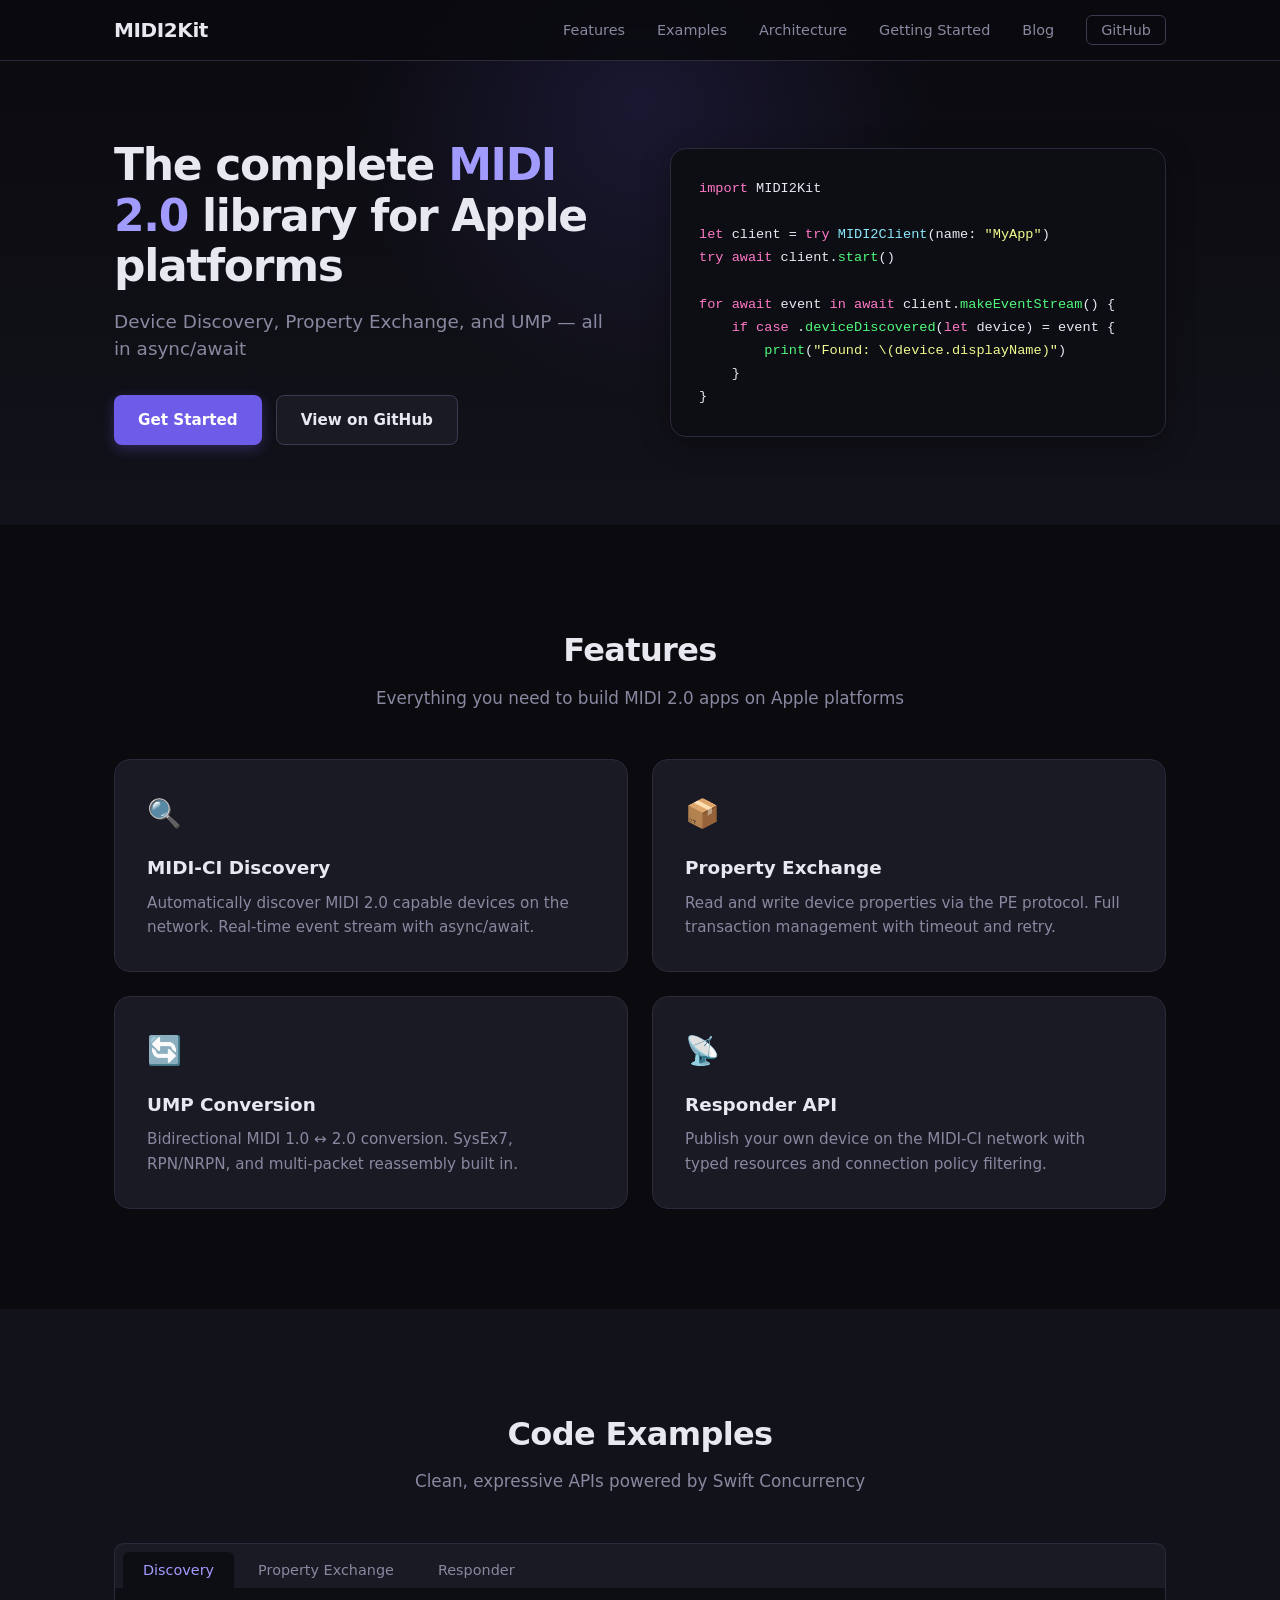
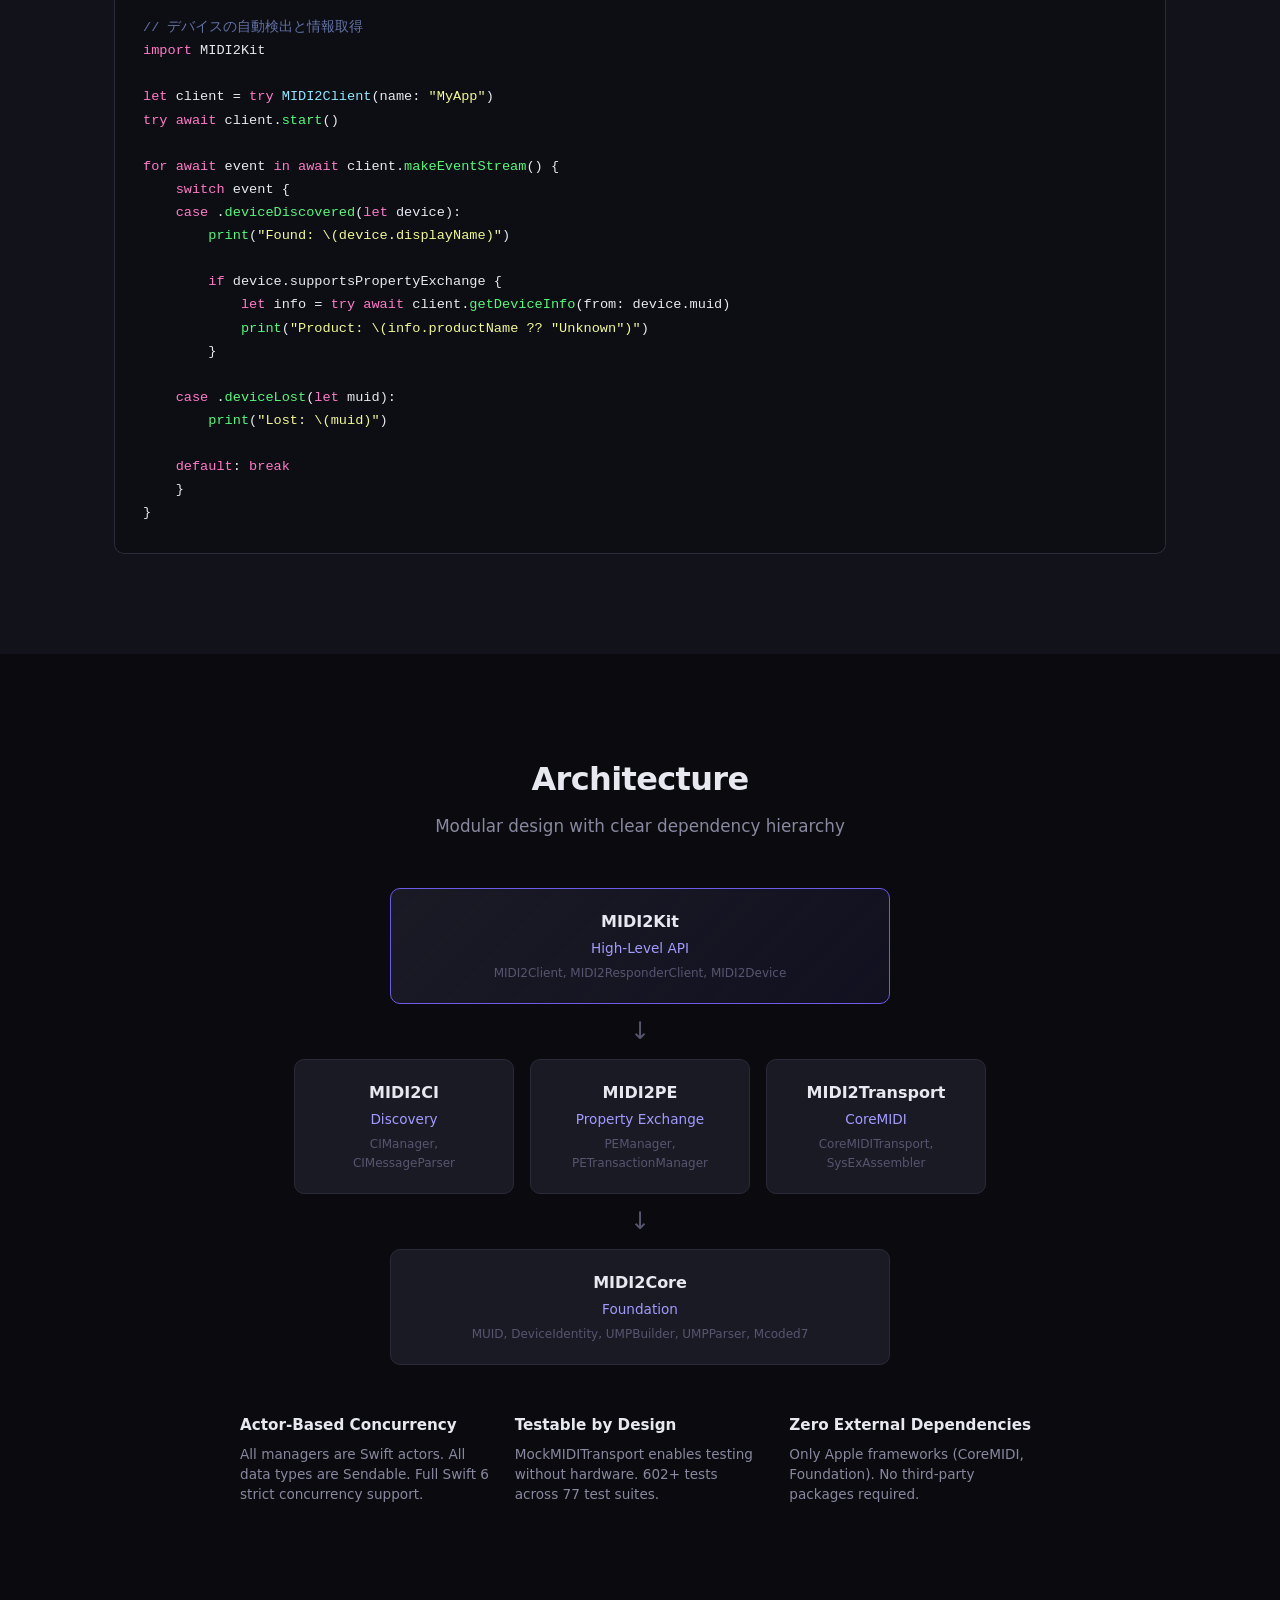
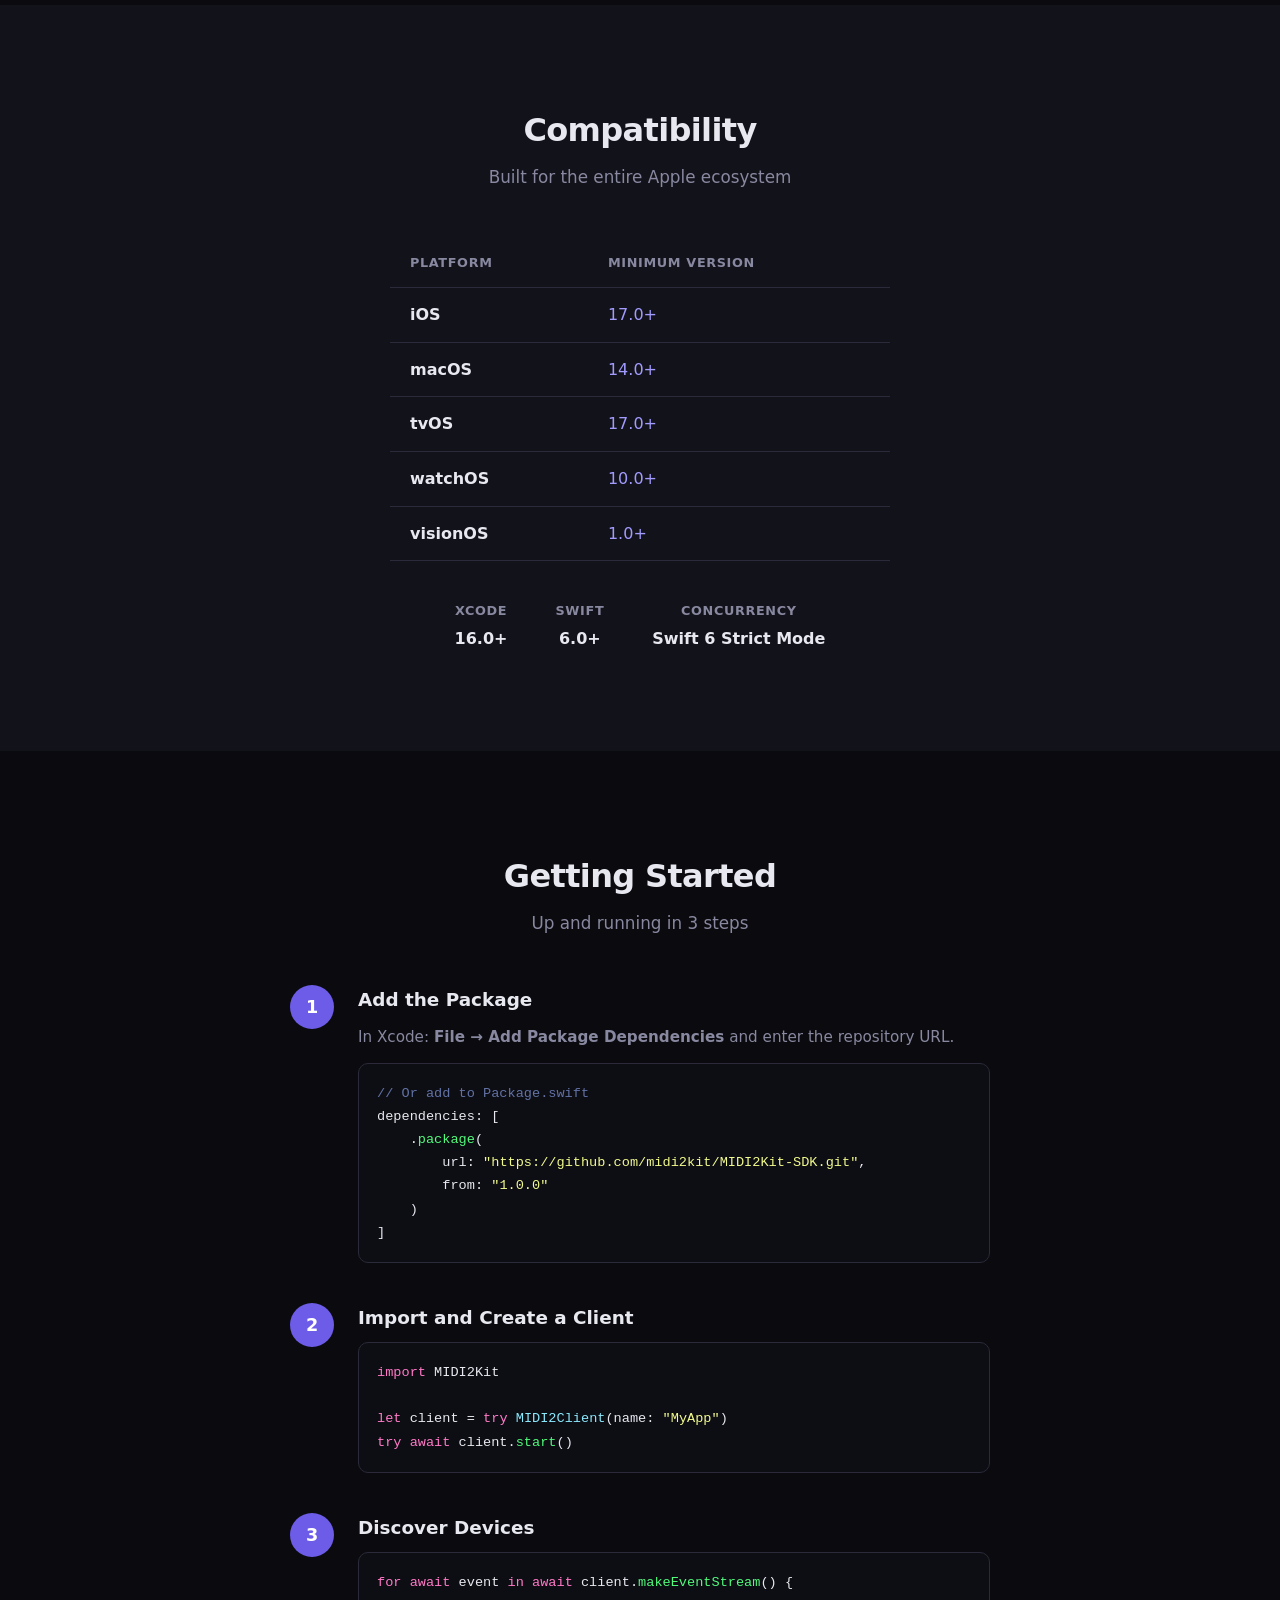
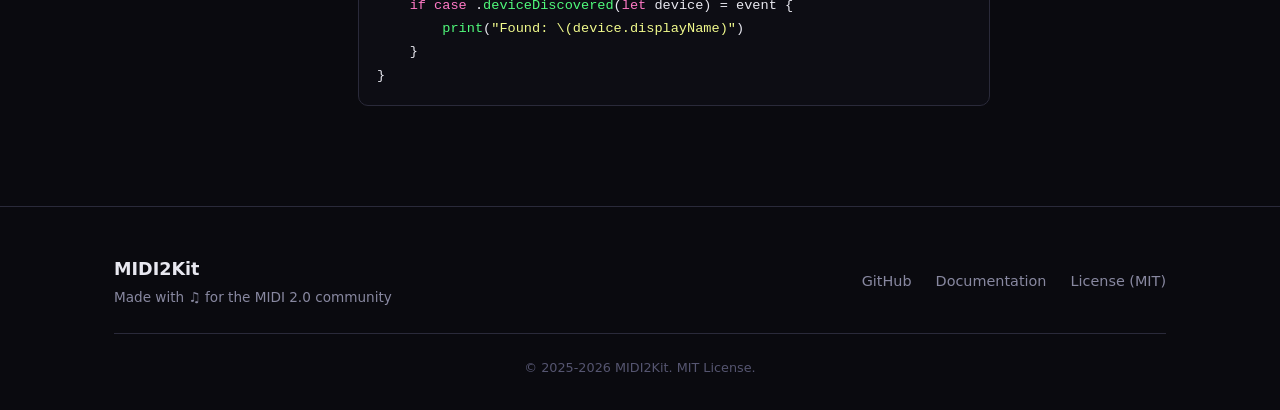
<file: docs/website/index.html>
<!DOCTYPE html>
<html lang="en">
<head>
  <meta charset="UTF-8">
  <meta name="viewport" content="width=device-width, initial-scale=1.0">
  <title>MIDI2Kit - MIDI 2.0 for Swift</title>
  <meta name="description" content="The complete MIDI 2.0 library for Apple platforms. Device Discovery, Property Exchange, UMP conversion, and Responder API — all in async/await.">

  <!-- OGP -->
  <meta property="og:title" content="MIDI2Kit - MIDI 2.0 for Swift">
  <meta property="og:description" content="The complete MIDI 2.0 library for Apple platforms. Device Discovery, Property Exchange, and UMP — all in async/await.">
  <meta property="og:type" content="website">
  <meta property="og:url" content="https://midi2kit.dev">
  <meta property="og:image" content="https://midi2kit.dev/images/og-image.jpg">

  <!-- Twitter Card -->
  <meta name="twitter:card" content="summary_large_image">
  <meta name="twitter:title" content="MIDI2Kit - MIDI 2.0 for Swift">
  <meta name="twitter:description" content="The complete MIDI 2.0 library for Apple platforms.">

  <!-- 構造化データ -->
  <script type="application/ld+json">
  {
    "@context": "https://schema.org",
    "@type": "SoftwareSourceCode",
    "name": "MIDI2Kit",
    "description": "The complete MIDI 2.0 library for Apple platforms",
    "programmingLanguage": "Swift",
    "codeRepository": "https://github.com/midi2kit/MIDI2Kit-SDK",
    "license": "https://opensource.org/licenses/MIT",
    "operatingSystem": ["iOS", "macOS", "tvOS", "watchOS", "visionOS"],
    "applicationCategory": "DeveloperApplication"
  }
  </script>

  <link rel="stylesheet" href="css/style.css">
  <link rel="canonical" href="https://midi2kit.dev">
</head>
<body>

  <!-- ナビゲーション -->
  <header class="header" id="header">
    <nav class="nav">
      <a href="#" class="nav-logo">MIDI2Kit</a>
      <button class="nav-toggle" id="nav-toggle" aria-label="Toggle navigation">
        <span></span><span></span><span></span>
      </button>
      <ul class="nav-links" id="nav-links">
        <li><a href="#features">Features</a></li>
        <li><a href="#examples">Examples</a></li>
        <li><a href="#architecture">Architecture</a></li>
        <li><a href="#getting-started">Getting Started</a></li>
        <li><a href="blog/">Blog</a></li>
        <li><a href="https://github.com/midi2kit/MIDI2Kit-SDK" class="nav-github" target="_blank" rel="noopener">GitHub</a></li>
      </ul>
    </nav>
  </header>

  <!-- Hero セクション -->
  <section class="hero">
    <div class="container">
      <div class="hero-content">
        <div class="hero-text">
          <h1 class="hero-title">The complete <span class="accent">MIDI 2.0</span> library for Apple platforms</h1>
          <p class="hero-subtitle">Device Discovery, Property Exchange, and UMP &mdash; all in async/await</p>
          <div class="hero-actions">
            <a href="#getting-started" class="btn btn-primary">Get Started</a>
            <a href="https://github.com/midi2kit/MIDI2Kit-SDK" class="btn btn-secondary" target="_blank" rel="noopener">View on GitHub</a>
          </div>
        </div>
        <div class="hero-code">
<pre><code><span class="kw">import</span> MIDI2Kit

<span class="kw">let</span> client = <span class="kw">try</span> <span class="type">MIDI2Client</span>(name: <span class="str">"MyApp"</span>)
<span class="kw">try await</span> client.<span class="fn">start</span>()

<span class="kw">for await</span> event <span class="kw">in await</span> client.<span class="fn">makeEventStream</span>() {
    <span class="kw">if case</span> .<span class="fn">deviceDiscovered</span>(<span class="kw">let</span> device) = event {
        <span class="fn">print</span>(<span class="str">"Found: \(device.displayName)"</span>)
    }
}</code></pre>
        </div>
      </div>
    </div>
  </section>

  <!-- Features セクション -->
  <section class="features" id="features">
    <div class="container">
      <h2 class="section-title">Features</h2>
      <p class="section-subtitle">Everything you need to build MIDI 2.0 apps on Apple platforms</p>
      <div class="feature-grid">

        <div class="feature-card">
          <div class="feature-icon">&#x1F50D;</div>
          <h3>MIDI-CI Discovery</h3>
          <p>Automatically discover MIDI 2.0 capable devices on the network. Real-time event stream with async/await.</p>
        </div>

        <div class="feature-card">
          <div class="feature-icon">&#x1F4E6;</div>
          <h3>Property Exchange</h3>
          <p>Read and write device properties via the PE protocol. Full transaction management with timeout and retry.</p>
        </div>

        <div class="feature-card">
          <div class="feature-icon">&#x1F504;</div>
          <h3>UMP Conversion</h3>
          <p>Bidirectional MIDI 1.0 &harr; 2.0 conversion. SysEx7, RPN/NRPN, and multi-packet reassembly built in.</p>
        </div>

        <div class="feature-card">
          <div class="feature-icon">&#x1F4E1;</div>
          <h3>Responder API</h3>
          <p>Publish your own device on the MIDI-CI network with typed resources and connection policy filtering.</p>
        </div>

      </div>
    </div>
  </section>

  <!-- Code Examples セクション -->
  <section class="examples" id="examples">
    <div class="container">
      <h2 class="section-title">Code Examples</h2>
      <p class="section-subtitle">Clean, expressive APIs powered by Swift Concurrency</p>

      <div class="tabs">
        <button class="tab active" data-tab="discovery">Discovery</button>
        <button class="tab" data-tab="property-exchange">Property Exchange</button>
        <button class="tab" data-tab="responder">Responder</button>
      </div>

      <div class="tab-content active" id="tab-discovery">
<pre><code><span class="cm">// デバイスの自動検出と情報取得</span>
<span class="kw">import</span> MIDI2Kit

<span class="kw">let</span> client = <span class="kw">try</span> <span class="type">MIDI2Client</span>(name: <span class="str">"MyApp"</span>)
<span class="kw">try await</span> client.<span class="fn">start</span>()

<span class="kw">for await</span> event <span class="kw">in await</span> client.<span class="fn">makeEventStream</span>() {
    <span class="kw">switch</span> event {
    <span class="kw">case</span> .<span class="fn">deviceDiscovered</span>(<span class="kw">let</span> device):
        <span class="fn">print</span>(<span class="str">"Found: \(device.displayName)"</span>)

        <span class="kw">if</span> device.supportsPropertyExchange {
            <span class="kw">let</span> info = <span class="kw">try await</span> client.<span class="fn">getDeviceInfo</span>(from: device.muid)
            <span class="fn">print</span>(<span class="str">"Product: \(info.productName ?? "Unknown")"</span>)
        }

    <span class="kw">case</span> .<span class="fn">deviceLost</span>(<span class="kw">let</span> muid):
        <span class="fn">print</span>(<span class="str">"Lost: \(muid)"</span>)

    <span class="kw">default</span>: <span class="kw">break</span>
    }
}</code></pre>
      </div>

      <div class="tab-content" id="tab-property-exchange">
<pre><code><span class="cm">// Property Exchange: GET / SET</span>
<span class="kw">import</span> MIDI2Kit

<span class="kw">let</span> client = <span class="kw">try</span> <span class="type">MIDI2Client</span>(name: <span class="str">"MyApp"</span>)
<span class="kw">try await</span> client.<span class="fn">start</span>()

<span class="cm">// デバイスが見つかったら...</span>
<span class="kw">let</span> device: <span class="type">MIDI2Device</span> = <span class="cm">/* discovered device */</span>

<span class="cm">// GET: デバイス情報を取得</span>
<span class="kw">let</span> info = <span class="kw">try await</span> client.<span class="fn">getDeviceInfo</span>(from: device.muid)
<span class="fn">print</span>(<span class="str">"Manufacturer: \(info.manufacturerName ?? "")"</span>)
<span class="fn">print</span>(<span class="str">"Product: \(info.productName ?? "")"</span>)

<span class="cm">// GET: リソース一覧</span>
<span class="kw">let</span> resources = <span class="kw">try await</span> client.<span class="fn">getResourceList</span>(from: device.muid)

<span class="cm">// GET: 任意のリソースを取得</span>
<span class="kw">let</span> response = <span class="kw">try await</span> client.<span class="fn">get</span>(<span class="str">"ChannelList"</span>, from: device.muid)

<span class="cm">// SET: リソースを書き込み</span>
<span class="kw">let</span> data = <span class="str">"{\"value\": 42}"</span>.<span class="fn">data</span>(using: .utf8)!
<span class="kw">try await</span> client.<span class="fn">set</span>(<span class="str">"X-Custom"</span>, data: data, to: device.muid)</code></pre>
      </div>

      <div class="tab-content" id="tab-responder">
<pre><code><span class="cm">// Responder: 自分のデバイスをネットワークに公開</span>
<span class="kw">import</span> MIDI2Kit

<span class="kw">let</span> responder = <span class="kw">try</span> <span class="type">MIDI2ResponderClient</span>(name: <span class="str">"MyResponder"</span>)

<span class="cm">// 型安全なリソースを登録</span>
<span class="kw">await</span> responder.<span class="fn">addResource</span>(<span class="str">"Temperature"</span>) {
    <span class="type">ComputedResource</span>(getTyped: { _ <span class="kw">in</span>
        <span class="type">TemperatureReading</span>(celsius: <span class="fn">getCurrentTemp</span>())
    })
}

<span class="cm">// 接続フィルタリング</span>
<span class="kw">var</span> config = <span class="type">MIDI2ClientConfiguration</span>()
config.connectionPolicy = <span class="type">MIDI2ConnectionPolicy</span>(
    allowedNames: [.<span class="fn">prefix</span>(<span class="str">"iPad"</span>), .<span class="fn">contains</span>(<span class="str">"Pro"</span>)]
)

<span class="cm">// 開始</span>
<span class="kw">try await</span> responder.<span class="fn">start</span>()</code></pre>
      </div>
    </div>
  </section>

  <!-- Architecture セクション -->
  <section class="architecture" id="architecture">
    <div class="container">
      <h2 class="section-title">Architecture</h2>
      <p class="section-subtitle">Modular design with clear dependency hierarchy</p>

      <div class="arch-diagram">
        <div class="arch-row">
          <div class="arch-module arch-top">
            <strong>MIDI2Kit</strong>
            <span>High-Level API</span>
            <small>MIDI2Client, MIDI2ResponderClient, MIDI2Device</small>
          </div>
        </div>
        <div class="arch-arrow">&darr;</div>
        <div class="arch-row arch-middle-row">
          <div class="arch-module arch-mid">
            <strong>MIDI2CI</strong>
            <span>Discovery</span>
            <small>CIManager, CIMessageParser</small>
          </div>
          <div class="arch-module arch-mid">
            <strong>MIDI2PE</strong>
            <span>Property Exchange</span>
            <small>PEManager, PETransactionManager</small>
          </div>
          <div class="arch-module arch-mid">
            <strong>MIDI2Transport</strong>
            <span>CoreMIDI</span>
            <small>CoreMIDITransport, SysExAssembler</small>
          </div>
        </div>
        <div class="arch-arrow">&darr;</div>
        <div class="arch-row">
          <div class="arch-module arch-bottom">
            <strong>MIDI2Core</strong>
            <span>Foundation</span>
            <small>MUID, DeviceIdentity, UMPBuilder, UMPParser, Mcoded7</small>
          </div>
        </div>
      </div>

      <div class="arch-highlights">
        <div class="arch-highlight">
          <h4>Actor-Based Concurrency</h4>
          <p>All managers are Swift actors. All data types are Sendable. Full Swift 6 strict concurrency support.</p>
        </div>
        <div class="arch-highlight">
          <h4>Testable by Design</h4>
          <p>MockMIDITransport enables testing without hardware. 602+ tests across 77 test suites.</p>
        </div>
        <div class="arch-highlight">
          <h4>Zero External Dependencies</h4>
          <p>Only Apple frameworks (CoreMIDI, Foundation). No third-party packages required.</p>
        </div>
      </div>
    </div>
  </section>

  <!-- Compatibility セクション -->
  <section class="compatibility" id="compatibility">
    <div class="container">
      <h2 class="section-title">Compatibility</h2>
      <p class="section-subtitle">Built for the entire Apple ecosystem</p>

      <div class="compat-table-wrapper">
        <table class="compat-table">
          <thead>
            <tr>
              <th>Platform</th>
              <th>Minimum Version</th>
            </tr>
          </thead>
          <tbody>
            <tr><td>iOS</td><td>17.0+</td></tr>
            <tr><td>macOS</td><td>14.0+</td></tr>
            <tr><td>tvOS</td><td>17.0+</td></tr>
            <tr><td>watchOS</td><td>10.0+</td></tr>
            <tr><td>visionOS</td><td>1.0+</td></tr>
          </tbody>
        </table>
      </div>

      <div class="compat-requirements">
        <div class="compat-item">
          <strong>Xcode</strong>
          <span>16.0+</span>
        </div>
        <div class="compat-item">
          <strong>Swift</strong>
          <span>6.0+</span>
        </div>
        <div class="compat-item">
          <strong>Concurrency</strong>
          <span>Swift 6 Strict Mode</span>
        </div>
      </div>
    </div>
  </section>

  <!-- Getting Started セクション -->
  <section class="getting-started" id="getting-started">
    <div class="container">
      <h2 class="section-title">Getting Started</h2>
      <p class="section-subtitle">Up and running in 3 steps</p>

      <div class="steps">

        <div class="step">
          <div class="step-number">1</div>
          <div class="step-content">
            <h3>Add the Package</h3>
            <p>In Xcode: <strong>File &rarr; Add Package Dependencies</strong> and enter the repository URL.</p>
<pre><code><span class="cm">// Or add to Package.swift</span>
dependencies: [
    .<span class="fn">package</span>(
        url: <span class="str">"https://github.com/midi2kit/MIDI2Kit-SDK.git"</span>,
        from: <span class="str">"1.0.0"</span>
    )
]</code></pre>
          </div>
        </div>

        <div class="step">
          <div class="step-number">2</div>
          <div class="step-content">
            <h3>Import and Create a Client</h3>
<pre><code><span class="kw">import</span> MIDI2Kit

<span class="kw">let</span> client = <span class="kw">try</span> <span class="type">MIDI2Client</span>(name: <span class="str">"MyApp"</span>)
<span class="kw">try await</span> client.<span class="fn">start</span>()</code></pre>
          </div>
        </div>

        <div class="step">
          <div class="step-number">3</div>
          <div class="step-content">
            <h3>Discover Devices</h3>
<pre><code><span class="kw">for await</span> event <span class="kw">in await</span> client.<span class="fn">makeEventStream</span>() {
    <span class="kw">if case</span> .<span class="fn">deviceDiscovered</span>(<span class="kw">let</span> device) = event {
        <span class="fn">print</span>(<span class="str">"Found: \(device.displayName)"</span>)
    }
}</code></pre>
          </div>
        </div>

      </div>
    </div>
  </section>

  <!-- Footer -->
  <footer class="footer">
    <div class="container">
      <div class="footer-content">
        <div class="footer-brand">
          <span class="footer-logo">MIDI2Kit</span>
          <p>Made with &#9835; for the MIDI 2.0 community</p>
        </div>
        <div class="footer-links">
          <a href="https://github.com/midi2kit/MIDI2Kit-SDK" target="_blank" rel="noopener">GitHub</a>
          <a href="https://github.com/midi2kit/MIDI2Kit-SDK/blob/main/API.md" target="_blank" rel="noopener">Documentation</a>
          <a href="https://github.com/midi2kit/MIDI2Kit-SDK/blob/main/LICENSE" target="_blank" rel="noopener">License (MIT)</a>
        </div>
      </div>
      <div class="footer-bottom">
        <p>&copy; 2025-2026 MIDI2Kit. MIT License.</p>
      </div>
    </div>
  </footer>

  <script src="js/main.js"></script>
</body>
</html>
</file>
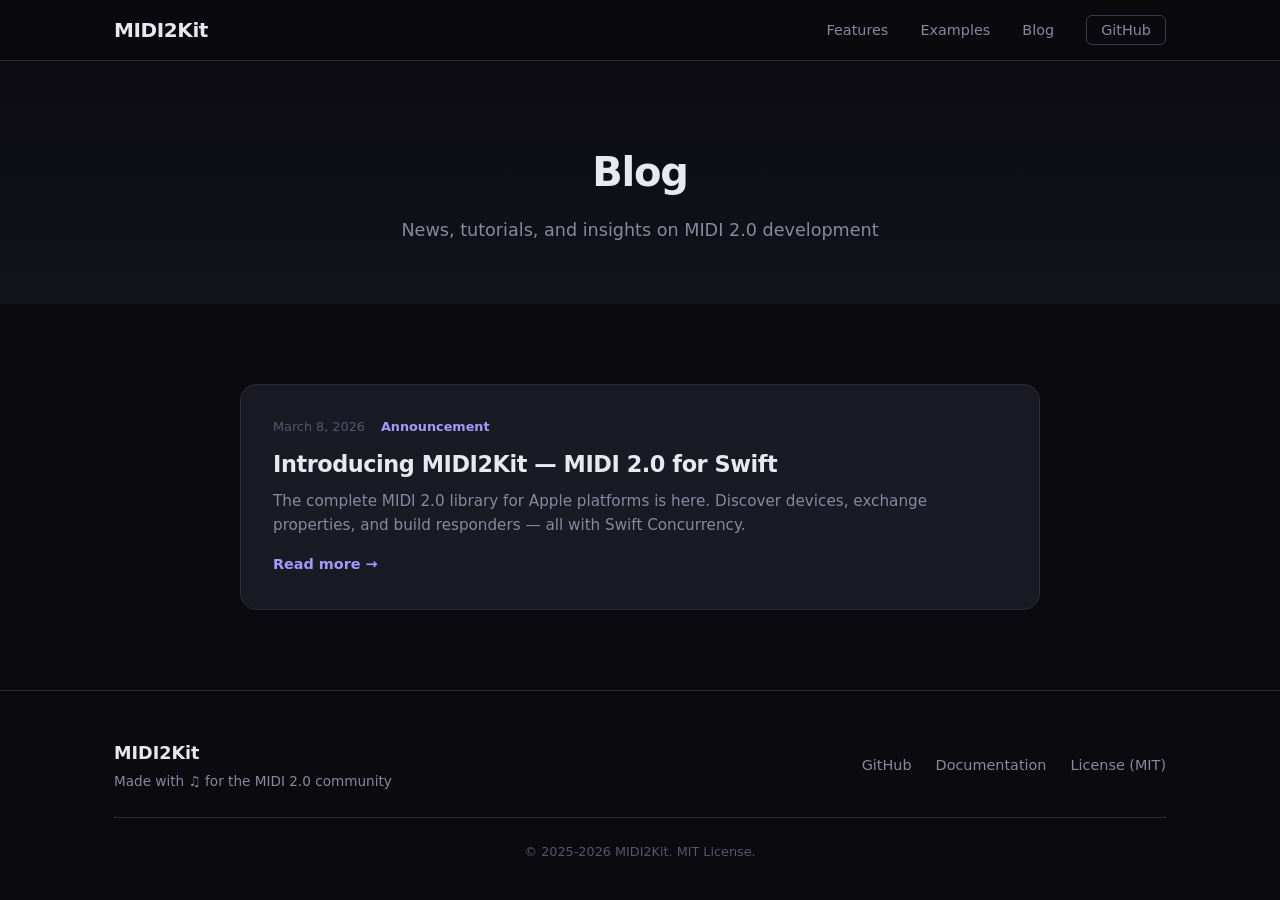
<file: docs/website/blog/index.html>
<!DOCTYPE html>
<html lang="en">
<head>
  <meta charset="UTF-8">
  <meta name="viewport" content="width=device-width, initial-scale=1.0">
  <title>Blog - MIDI2Kit</title>
  <meta name="description" content="MIDI2Kit blog — news, tutorials, and insights on MIDI 2.0 development for Apple platforms.">

  <!-- OGP -->
  <meta property="og:title" content="Blog - MIDI2Kit">
  <meta property="og:description" content="News, tutorials, and insights on MIDI 2.0 development for Apple platforms.">
  <meta property="og:type" content="website">
  <meta property="og:url" content="https://midi2kit.dev/blog/">

  <link rel="stylesheet" href="../css/style.css">
  <link rel="stylesheet" href="../css/blog.css">
  <link rel="canonical" href="https://midi2kit.dev/blog/">
</head>
<body>

  <!-- ナビゲーション -->
  <header class="header" id="header">
    <nav class="nav">
      <a href="../" class="nav-logo">MIDI2Kit</a>
      <button class="nav-toggle" id="nav-toggle" aria-label="Toggle navigation">
        <span></span><span></span><span></span>
      </button>
      <ul class="nav-links" id="nav-links">
        <li><a href="../#features">Features</a></li>
        <li><a href="../#examples">Examples</a></li>
        <li><a href="./">Blog</a></li>
        <li><a href="https://github.com/midi2kit/MIDI2Kit-SDK" class="nav-github" target="_blank" rel="noopener">GitHub</a></li>
      </ul>
    </nav>
  </header>

  <!-- ブログ Hero -->
  <section class="blog-hero">
    <div class="container">
      <h1>Blog</h1>
      <p>News, tutorials, and insights on MIDI 2.0 development</p>
    </div>
  </section>

  <!-- 記事一覧 -->
  <section class="blog-list">
    <div class="container">
      <div class="post-cards">

        <a href="2026-03-08-introducing-midi2kit.html" class="post-card">
          <div class="post-card-meta">
            <span>March 8, 2026</span>
            <span class="post-card-tag">Announcement</span>
          </div>
          <h2>Introducing MIDI2Kit &mdash; MIDI 2.0 for Swift</h2>
          <p>The complete MIDI 2.0 library for Apple platforms is here. Discover devices, exchange properties, and build responders &mdash; all with Swift Concurrency.</p>
          <span class="post-card-read">Read more &rarr;</span>
        </a>

      </div>
    </div>
  </section>

  <!-- Footer -->
  <footer class="footer">
    <div class="container">
      <div class="footer-content">
        <div class="footer-brand">
          <span class="footer-logo">MIDI2Kit</span>
          <p>Made with &#9835; for the MIDI 2.0 community</p>
        </div>
        <div class="footer-links">
          <a href="https://github.com/midi2kit/MIDI2Kit-SDK" target="_blank" rel="noopener">GitHub</a>
          <a href="https://github.com/midi2kit/MIDI2Kit-SDK/blob/main/API.md" target="_blank" rel="noopener">Documentation</a>
          <a href="https://github.com/midi2kit/MIDI2Kit-SDK/blob/main/LICENSE" target="_blank" rel="noopener">License (MIT)</a>
        </div>
      </div>
      <div class="footer-bottom">
        <p>&copy; 2025-2026 MIDI2Kit. MIT License.</p>
      </div>
    </div>
  </footer>

  <script src="../js/main.js"></script>
</body>
</html>
</file>
<file: docs/website/css/style.css>
/* ==========================================================================
   MIDI2Kit Landing Page - ダークテーマ
   ========================================================================== */

/* カスタムプロパティ */
:root {
  --color-bg: #0a0a0f;
  --color-bg-elevated: #12121a;
  --color-bg-card: #1a1a25;
  --color-bg-code: #0d0d14;
  --color-text: #e8e8f0;
  --color-text-muted: #8888a0;
  --color-text-dim: #555570;
  --color-accent: #6C5CE7;
  --color-accent-light: #a29bfe;
  --color-accent-glow: rgba(108, 92, 231, 0.15);
  --color-border: #2a2a3a;
  --color-border-light: #3a3a50;
  --font-sans: system-ui, -apple-system, BlinkMacSystemFont, 'Segoe UI', Roboto, sans-serif;
  --font-mono: 'SF Mono', ui-monospace, 'Cascadia Code', 'Fira Code', Menlo, monospace;
  --container-max: 1100px;
  --radius: 10px;
  --radius-lg: 16px;
}

/* リセット */
*, *::before, *::after {
  box-sizing: border-box;
  margin: 0;
  padding: 0;
}

html {
  scroll-behavior: smooth;
  -webkit-text-size-adjust: 100%;
}

body {
  font-family: var(--font-sans);
  background: var(--color-bg);
  color: var(--color-text);
  line-height: 1.6;
  -webkit-font-smoothing: antialiased;
}

/* コンテナ */
.container {
  max-width: var(--container-max);
  margin: 0 auto;
  padding: 0 24px;
}

/* ==========================================================================
   ヘッダー / ナビゲーション
   ========================================================================== */

.header {
  position: fixed;
  top: 0;
  left: 0;
  right: 0;
  z-index: 100;
  background: rgba(10, 10, 15, 0.85);
  backdrop-filter: blur(12px);
  -webkit-backdrop-filter: blur(12px);
  border-bottom: 1px solid var(--color-border);
}

.nav {
  max-width: var(--container-max);
  margin: 0 auto;
  padding: 0 24px;
  display: flex;
  align-items: center;
  justify-content: space-between;
  height: 60px;
}

.nav-logo {
  font-size: 1.25rem;
  font-weight: 700;
  color: var(--color-text);
  text-decoration: none;
  letter-spacing: -0.02em;
}

.nav-links {
  display: flex;
  list-style: none;
  gap: 32px;
  align-items: center;
}

.nav-links a {
  color: var(--color-text-muted);
  text-decoration: none;
  font-size: 0.9rem;
  font-weight: 500;
  transition: color 0.2s;
}

.nav-links a:hover {
  color: var(--color-text);
}

.nav-github {
  padding: 6px 14px;
  border: 1px solid var(--color-border-light);
  border-radius: 6px;
  transition: border-color 0.2s, color 0.2s;
}

.nav-github:hover {
  border-color: var(--color-accent);
  color: var(--color-accent-light) !important;
}

/* モバイルトグル */
.nav-toggle {
  display: none;
  flex-direction: column;
  gap: 5px;
  background: none;
  border: none;
  cursor: pointer;
  padding: 4px;
}

.nav-toggle span {
  display: block;
  width: 22px;
  height: 2px;
  background: var(--color-text-muted);
  border-radius: 1px;
  transition: transform 0.2s, opacity 0.2s;
}

/* ==========================================================================
   Hero セクション
   ========================================================================== */

.hero {
  padding: 140px 0 80px;
  background: linear-gradient(180deg, var(--color-bg) 0%, var(--color-bg-elevated) 100%);
  position: relative;
  overflow: hidden;
}

/* 背景のグロー効果 */
.hero::before {
  content: '';
  position: absolute;
  top: -200px;
  left: 50%;
  transform: translateX(-50%);
  width: 600px;
  height: 600px;
  background: radial-gradient(circle, var(--color-accent-glow) 0%, transparent 70%);
  pointer-events: none;
}

.hero-content {
  display: grid;
  grid-template-columns: 1fr 1fr;
  gap: 60px;
  align-items: center;
  position: relative;
}

.hero-title {
  font-size: 2.75rem;
  font-weight: 800;
  line-height: 1.15;
  letter-spacing: -0.03em;
  margin-bottom: 16px;
}

.accent {
  color: var(--color-accent-light);
}

.hero-subtitle {
  font-size: 1.15rem;
  color: var(--color-text-muted);
  margin-bottom: 32px;
  line-height: 1.5;
}

.hero-actions {
  display: flex;
  gap: 14px;
}

/* ボタン */
.btn {
  display: inline-flex;
  align-items: center;
  padding: 12px 24px;
  border-radius: 8px;
  font-size: 0.95rem;
  font-weight: 600;
  text-decoration: none;
  transition: transform 0.15s, box-shadow 0.2s, background 0.2s;
}

.btn:hover {
  transform: translateY(-1px);
}

.btn-primary {
  background: var(--color-accent);
  color: #fff;
  box-shadow: 0 4px 14px rgba(108, 92, 231, 0.3);
}

.btn-primary:hover {
  background: #7d6ff0;
  box-shadow: 0 6px 20px rgba(108, 92, 231, 0.4);
}

.btn-secondary {
  background: var(--color-bg-card);
  color: var(--color-text);
  border: 1px solid var(--color-border-light);
}

.btn-secondary:hover {
  border-color: var(--color-accent);
}

/* Hero コードブロック */
.hero-code {
  background: var(--color-bg-code);
  border: 1px solid var(--color-border);
  border-radius: var(--radius-lg);
  padding: 28px;
  overflow-x: auto;
  box-shadow: 0 8px 30px rgba(0, 0, 0, 0.3);
}

.hero-code pre {
  margin: 0;
}

/* ==========================================================================
   共通コードブロック スタイル
   ========================================================================== */

pre {
  margin: 0;
  overflow-x: auto;
}

code {
  font-family: var(--font-mono);
  font-size: 0.85rem;
  line-height: 1.7;
  color: var(--color-text);
}

/* シンタックスハイライト */
.kw  { color: #ff79c6; }  /* キーワード */
.type { color: #8be9fd; } /* 型 */
.fn  { color: #50fa7b; }  /* 関数 */
.str { color: #f1fa8c; }  /* 文字列 */
.cm  { color: #6272a4; }  /* コメント */

/* ==========================================================================
   セクション共通
   ========================================================================== */

.section-title {
  font-size: 2rem;
  font-weight: 700;
  text-align: center;
  letter-spacing: -0.02em;
  margin-bottom: 8px;
}

.section-subtitle {
  text-align: center;
  color: var(--color-text-muted);
  font-size: 1.05rem;
  margin-bottom: 48px;
}

/* ==========================================================================
   Features セクション
   ========================================================================== */

.features {
  padding: 100px 0;
  background: var(--color-bg);
}

.feature-grid {
  display: grid;
  grid-template-columns: repeat(2, 1fr);
  gap: 24px;
}

.feature-card {
  background: var(--color-bg-card);
  border: 1px solid var(--color-border);
  border-radius: var(--radius-lg);
  padding: 32px;
  transition: border-color 0.2s, box-shadow 0.2s;
}

.feature-card:hover {
  border-color: var(--color-accent);
  box-shadow: 0 0 24px var(--color-accent-glow);
}

.feature-icon {
  font-size: 1.75rem;
  margin-bottom: 16px;
}

.feature-card h3 {
  font-size: 1.15rem;
  font-weight: 600;
  margin-bottom: 8px;
}

.feature-card p {
  color: var(--color-text-muted);
  font-size: 0.95rem;
  line-height: 1.6;
}

/* ==========================================================================
   Code Examples セクション
   ========================================================================== */

.examples {
  padding: 100px 0;
  background: var(--color-bg-elevated);
}

/* タブ */
.tabs {
  display: flex;
  gap: 4px;
  margin-bottom: 0;
  background: var(--color-bg-card);
  border: 1px solid var(--color-border);
  border-bottom: none;
  border-radius: var(--radius) var(--radius) 0 0;
  padding: 8px 8px 0;
}

.tab {
  padding: 10px 20px;
  background: none;
  border: none;
  color: var(--color-text-muted);
  font-family: var(--font-sans);
  font-size: 0.9rem;
  font-weight: 500;
  cursor: pointer;
  border-radius: 6px 6px 0 0;
  transition: color 0.2s, background 0.2s;
}

.tab:hover {
  color: var(--color-text);
}

.tab.active {
  color: var(--color-accent-light);
  background: var(--color-bg-code);
}

.tab-content {
  display: none;
  background: var(--color-bg-code);
  border: 1px solid var(--color-border);
  border-top: none;
  border-radius: 0 0 var(--radius) var(--radius);
  padding: 28px;
  overflow-x: auto;
}

.tab-content.active {
  display: block;
}

/* ==========================================================================
   Architecture セクション
   ========================================================================== */

.architecture {
  padding: 100px 0;
  background: var(--color-bg);
}

.arch-diagram {
  max-width: 700px;
  margin: 0 auto 48px;
  text-align: center;
}

.arch-row {
  display: flex;
  justify-content: center;
  gap: 16px;
}

.arch-middle-row {
  flex-wrap: wrap;
}

.arch-arrow {
  text-align: center;
  font-size: 1.5rem;
  color: var(--color-text-dim);
  padding: 8px 0;
}

.arch-module {
  background: var(--color-bg-card);
  border: 1px solid var(--color-border);
  border-radius: var(--radius);
  padding: 20px 24px;
  text-align: center;
  transition: border-color 0.2s;
}

.arch-module:hover {
  border-color: var(--color-accent);
}

.arch-module strong {
  display: block;
  font-size: 1rem;
  margin-bottom: 4px;
}

.arch-module span {
  display: block;
  font-size: 0.85rem;
  color: var(--color-accent-light);
  margin-bottom: 4px;
}

.arch-module small {
  display: block;
  font-size: 0.75rem;
  color: var(--color-text-dim);
}

.arch-top {
  width: 100%;
  max-width: 500px;
  border-color: var(--color-accent);
  background: linear-gradient(135deg, var(--color-bg-card) 0%, rgba(108, 92, 231, 0.08) 100%);
}

.arch-mid {
  flex: 1;
  min-width: 180px;
  max-width: 220px;
}

.arch-bottom {
  width: 100%;
  max-width: 500px;
}

/* Architecture ハイライト */
.arch-highlights {
  display: grid;
  grid-template-columns: repeat(3, 1fr);
  gap: 24px;
  max-width: 800px;
  margin: 0 auto;
}

.arch-highlight h4 {
  font-size: 0.95rem;
  font-weight: 600;
  margin-bottom: 6px;
}

.arch-highlight p {
  font-size: 0.85rem;
  color: var(--color-text-muted);
  line-height: 1.5;
}

/* ==========================================================================
   Compatibility セクション
   ========================================================================== */

.compatibility {
  padding: 100px 0;
  background: var(--color-bg-elevated);
}

.compat-table-wrapper {
  max-width: 500px;
  margin: 0 auto 40px;
}

.compat-table {
  width: 100%;
  border-collapse: collapse;
}

.compat-table th,
.compat-table td {
  padding: 14px 20px;
  text-align: left;
  border-bottom: 1px solid var(--color-border);
}

.compat-table th {
  font-size: 0.8rem;
  text-transform: uppercase;
  letter-spacing: 0.05em;
  color: var(--color-text-muted);
  font-weight: 600;
}

.compat-table td:first-child {
  font-weight: 600;
}

.compat-table td:last-child {
  color: var(--color-accent-light);
}

.compat-requirements {
  display: flex;
  justify-content: center;
  gap: 48px;
}

.compat-item {
  text-align: center;
}

.compat-item strong {
  display: block;
  font-size: 0.8rem;
  text-transform: uppercase;
  letter-spacing: 0.05em;
  color: var(--color-text-muted);
  margin-bottom: 4px;
}

.compat-item span {
  font-weight: 600;
  color: var(--color-text);
}

/* ==========================================================================
   Getting Started セクション
   ========================================================================== */

.getting-started {
  padding: 100px 0;
  background: var(--color-bg);
}

.steps {
  max-width: 700px;
  margin: 0 auto;
  display: flex;
  flex-direction: column;
  gap: 40px;
}

.step {
  display: flex;
  gap: 24px;
}

.step-number {
  flex-shrink: 0;
  width: 44px;
  height: 44px;
  background: var(--color-accent);
  color: #fff;
  font-size: 1.1rem;
  font-weight: 700;
  border-radius: 50%;
  display: flex;
  align-items: center;
  justify-content: center;
}

.step-content {
  flex: 1;
  min-width: 0;
}

.step-content h3 {
  font-size: 1.15rem;
  font-weight: 600;
  margin-bottom: 10px;
}

.step-content p {
  color: var(--color-text-muted);
  font-size: 0.95rem;
  margin-bottom: 14px;
}

.step-content pre {
  background: var(--color-bg-code);
  border: 1px solid var(--color-border);
  border-radius: var(--radius);
  padding: 18px;
  overflow-x: auto;
}

/* ==========================================================================
   Footer
   ========================================================================== */

.footer {
  padding: 48px 0 32px;
  border-top: 1px solid var(--color-border);
  background: var(--color-bg);
}

.footer-content {
  display: flex;
  justify-content: space-between;
  align-items: center;
  margin-bottom: 24px;
}

.footer-logo {
  font-size: 1.1rem;
  font-weight: 700;
}

.footer-brand p {
  color: var(--color-text-muted);
  font-size: 0.85rem;
  margin-top: 4px;
}

.footer-links {
  display: flex;
  gap: 24px;
}

.footer-links a {
  color: var(--color-text-muted);
  text-decoration: none;
  font-size: 0.9rem;
  transition: color 0.2s;
}

.footer-links a:hover {
  color: var(--color-text);
}

.footer-bottom {
  text-align: center;
  padding-top: 24px;
  border-top: 1px solid var(--color-border);
}

.footer-bottom p {
  color: var(--color-text-dim);
  font-size: 0.8rem;
}

/* ==========================================================================
   レスポンシブ
   ========================================================================== */

@media (max-width: 768px) {
  .nav-toggle {
    display: flex;
  }

  .nav-links {
    display: none;
    position: absolute;
    top: 60px;
    left: 0;
    right: 0;
    background: rgba(10, 10, 15, 0.95);
    backdrop-filter: blur(12px);
    flex-direction: column;
    gap: 0;
    padding: 16px 0;
    border-bottom: 1px solid var(--color-border);
  }

  .nav-links.open {
    display: flex;
  }

  .nav-links li {
    padding: 0;
  }

  .nav-links a {
    display: block;
    padding: 12px 24px;
  }

  .nav-github {
    margin: 8px 24px;
    text-align: center;
  }

  .hero {
    padding: 120px 0 60px;
  }

  .hero-content {
    grid-template-columns: 1fr;
    gap: 40px;
  }

  .hero-title {
    font-size: 2rem;
  }

  .feature-grid {
    grid-template-columns: 1fr;
  }

  .arch-middle-row {
    flex-direction: column;
    align-items: center;
  }

  .arch-mid {
    max-width: 100%;
    width: 100%;
  }

  .arch-highlights {
    grid-template-columns: 1fr;
    text-align: center;
  }

  .compat-requirements {
    flex-direction: column;
    gap: 20px;
  }

  .footer-content {
    flex-direction: column;
    gap: 20px;
    text-align: center;
  }

  .tabs {
    overflow-x: auto;
    -webkit-overflow-scrolling: touch;
  }
}

@media (max-width: 480px) {
  .hero-title {
    font-size: 1.65rem;
  }

  .hero-actions {
    flex-direction: column;
  }

  .btn {
    justify-content: center;
  }

  code {
    font-size: 0.78rem;
  }
}
</file>
<file: docs/website/css/blog.css>
/* ==========================================================================
   MIDI2Kit Blog Styles
   ========================================================================== */

/* ブログ一覧ページ */
.blog-hero {
  padding: 140px 0 60px;
  background: linear-gradient(180deg, var(--color-bg) 0%, var(--color-bg-elevated) 100%);
  text-align: center;
}

.blog-hero h1 {
  font-size: 2.5rem;
  font-weight: 800;
  letter-spacing: -0.03em;
  margin-bottom: 12px;
}

.blog-hero p {
  color: var(--color-text-muted);
  font-size: 1.1rem;
}

/* 記事カード一覧 */
.blog-list {
  padding: 80px 0;
  background: var(--color-bg);
}

.post-cards {
  display: flex;
  flex-direction: column;
  gap: 24px;
  max-width: 800px;
  margin: 0 auto;
}

.post-card {
  background: var(--color-bg-card);
  border: 1px solid var(--color-border);
  border-radius: var(--radius-lg);
  padding: 32px;
  text-decoration: none;
  color: inherit;
  display: block;
  transition: border-color 0.2s, box-shadow 0.2s;
}

.post-card:hover {
  border-color: var(--color-accent);
  box-shadow: 0 0 24px var(--color-accent-glow);
}

.post-card-meta {
  display: flex;
  gap: 16px;
  font-size: 0.8rem;
  color: var(--color-text-dim);
  margin-bottom: 12px;
}

.post-card-tag {
  color: var(--color-accent-light);
  font-weight: 600;
}

.post-card h2 {
  font-size: 1.4rem;
  font-weight: 700;
  letter-spacing: -0.02em;
  margin-bottom: 10px;
  line-height: 1.3;
}

.post-card p {
  color: var(--color-text-muted);
  font-size: 0.95rem;
  line-height: 1.6;
}

.post-card-read {
  display: inline-block;
  margin-top: 16px;
  color: var(--color-accent-light);
  font-size: 0.9rem;
  font-weight: 600;
}

/* ==========================================================================
   ブログ記事ページ
   ========================================================================== */

.post-header {
  padding: 140px 0 40px;
  background: linear-gradient(180deg, var(--color-bg) 0%, var(--color-bg-elevated) 100%);
  position: relative;
  overflow: hidden;
}

.post-header::before {
  content: '';
  position: absolute;
  top: -200px;
  left: 50%;
  transform: translateX(-50%);
  width: 600px;
  height: 600px;
  background: radial-gradient(circle, var(--color-accent-glow) 0%, transparent 70%);
  pointer-events: none;
}

.post-header .container {
  position: relative;
  max-width: 800px;
}

.post-meta {
  display: flex;
  gap: 16px;
  font-size: 0.85rem;
  color: var(--color-text-dim);
  margin-bottom: 16px;
}

.post-tag {
  color: var(--color-accent-light);
  font-weight: 600;
}

.post-header h1 {
  font-size: 2.25rem;
  font-weight: 800;
  line-height: 1.2;
  letter-spacing: -0.03em;
  margin-bottom: 16px;
}

.post-subtitle {
  font-size: 1.1rem;
  color: var(--color-text-muted);
  line-height: 1.5;
}

/* 記事本文 */
.post-body {
  padding: 60px 0 100px;
  background: var(--color-bg);
}

.post-body .container {
  max-width: 800px;
}

.post-content h2 {
  font-size: 1.6rem;
  font-weight: 700;
  letter-spacing: -0.02em;
  margin-top: 56px;
  margin-bottom: 16px;
  padding-bottom: 8px;
  border-bottom: 1px solid var(--color-border);
}

.post-content h3 {
  font-size: 1.2rem;
  font-weight: 600;
  margin-top: 40px;
  margin-bottom: 12px;
}

.post-content p {
  font-size: 1rem;
  line-height: 1.8;
  color: var(--color-text);
  margin-bottom: 20px;
}

.post-content ul,
.post-content ol {
  margin-bottom: 20px;
  padding-left: 24px;
}

.post-content li {
  font-size: 1rem;
  line-height: 1.8;
  color: var(--color-text);
  margin-bottom: 6px;
}

.post-content strong {
  color: var(--color-text);
  font-weight: 600;
}

.post-content a {
  color: var(--color-accent-light);
  text-decoration: none;
  border-bottom: 1px solid transparent;
  transition: border-color 0.2s;
}

.post-content a:hover {
  border-bottom-color: var(--color-accent-light);
}

/* 記事内コードブロック */
.post-content pre {
  background: var(--color-bg-code);
  border: 1px solid var(--color-border);
  border-radius: var(--radius);
  padding: 24px;
  margin-bottom: 24px;
  overflow-x: auto;
}

.post-content code {
  font-family: var(--font-mono);
  font-size: 0.85rem;
  line-height: 1.7;
}

/* インラインコード */
.post-content p code,
.post-content li code {
  background: var(--color-bg-code);
  border: 1px solid var(--color-border);
  border-radius: 4px;
  padding: 2px 6px;
  font-size: 0.85em;
}

/* 引用ブロック */
.post-content blockquote {
  border-left: 3px solid var(--color-accent);
  padding: 16px 24px;
  margin: 24px 0;
  background: var(--color-accent-glow);
  border-radius: 0 var(--radius) var(--radius) 0;
}

.post-content blockquote p {
  margin-bottom: 0;
  color: var(--color-text-muted);
  font-style: italic;
}

/* CTA セクション */
.post-cta {
  margin-top: 56px;
  padding: 40px;
  background: var(--color-bg-card);
  border: 1px solid var(--color-border);
  border-radius: var(--radius-lg);
  text-align: center;
}

.post-cta h3 {
  font-size: 1.3rem;
  font-weight: 700;
  margin-top: 0;
  margin-bottom: 12px;
}

.post-cta p {
  color: var(--color-text-muted);
  margin-bottom: 24px;
}

.post-cta-actions {
  display: flex;
  gap: 14px;
  justify-content: center;
  flex-wrap: wrap;
}

/* 記事ナビゲーション（前後記事） */
.post-nav {
  margin-top: 56px;
  padding-top: 32px;
  border-top: 1px solid var(--color-border);
  display: flex;
  justify-content: space-between;
}

.post-nav a {
  color: var(--color-accent-light);
  text-decoration: none;
  font-size: 0.9rem;
  font-weight: 600;
  transition: color 0.2s;
}

.post-nav a:hover {
  color: var(--color-text);
}

/* ==========================================================================
   レスポンシブ
   ========================================================================== */

@media (max-width: 768px) {
  .blog-hero h1 {
    font-size: 1.8rem;
  }

  .post-header h1 {
    font-size: 1.7rem;
  }

  .post-content h2 {
    font-size: 1.3rem;
  }

  .post-card {
    padding: 24px;
  }

  .post-cta {
    padding: 28px;
  }

  .post-cta-actions {
    flex-direction: column;
    align-items: center;
  }
}
</file>
